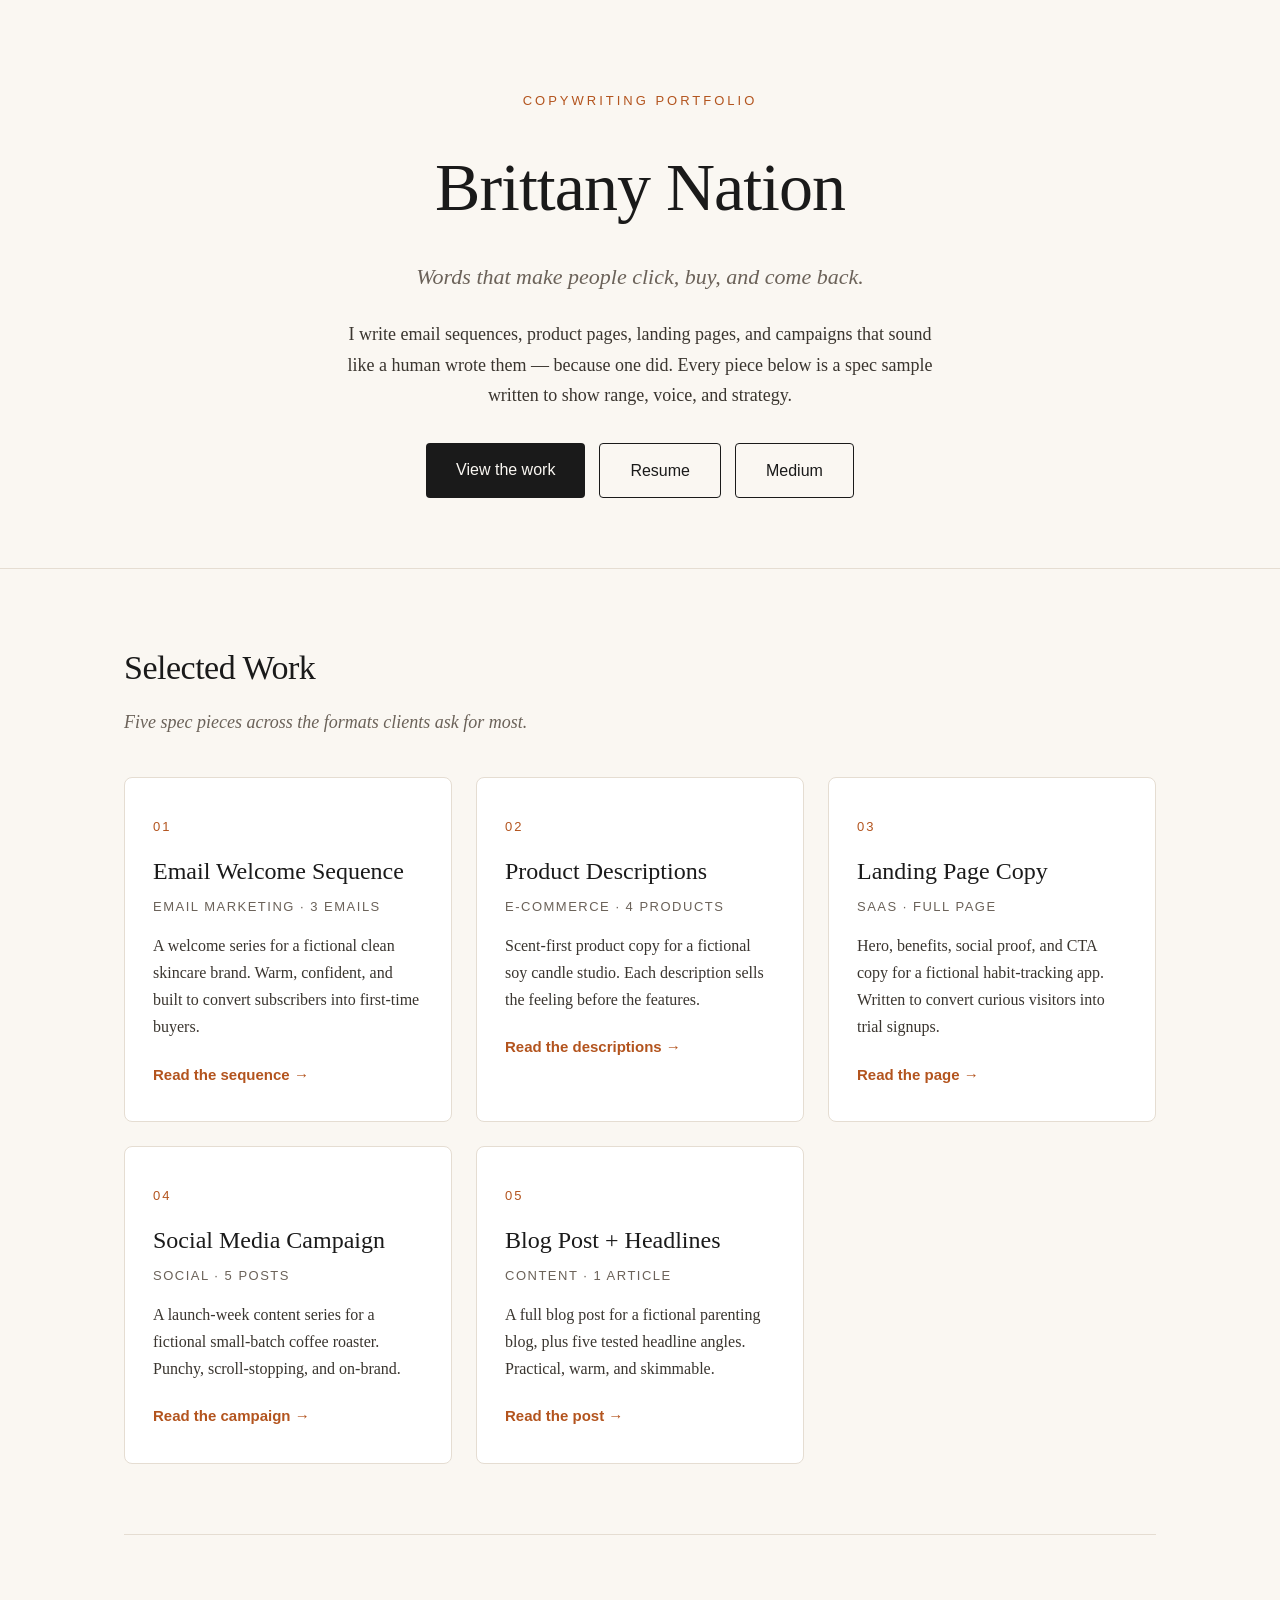
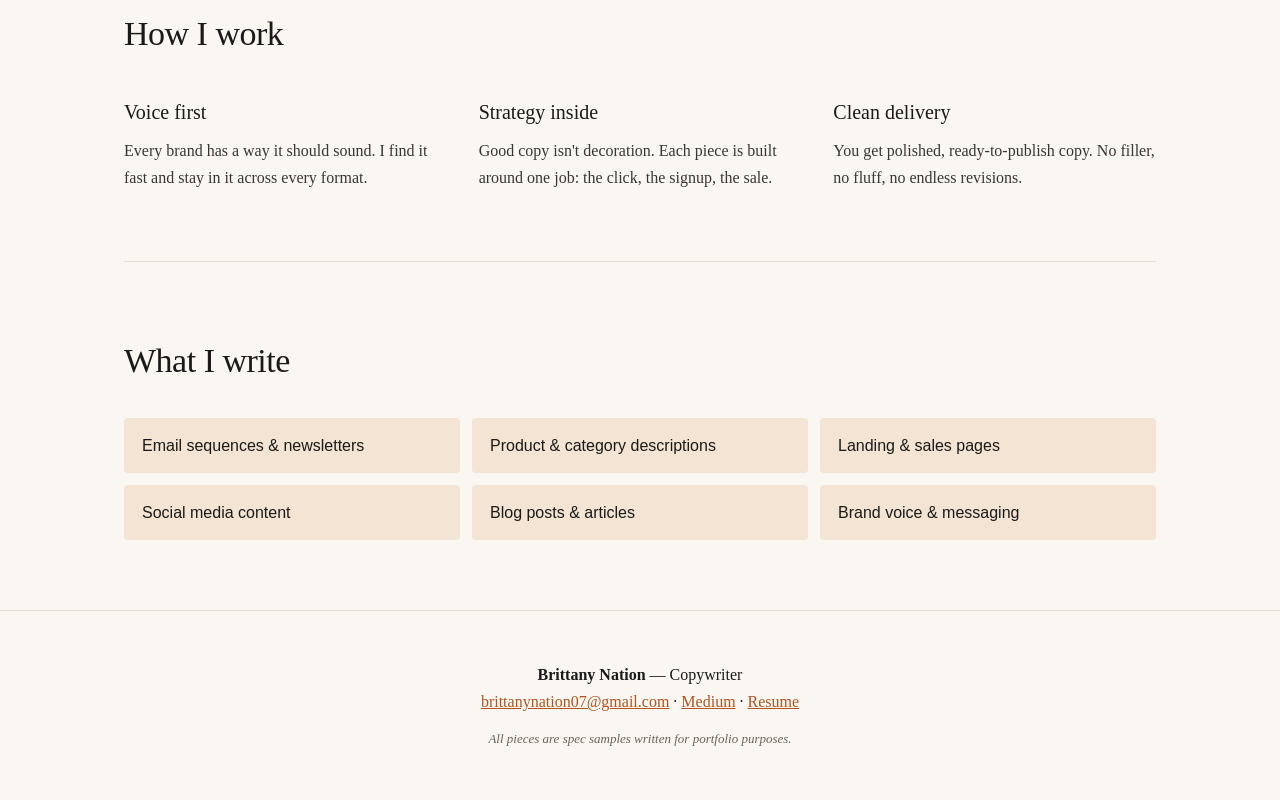
<file: index.html>
<!DOCTYPE html>
<html lang="en">
<head>
<meta charset="UTF-8">
<meta name="viewport" content="width=device-width, initial-scale=1.0">
<title>Brittany Nation — Copywriter</title>
<meta name="description" content="Copywriting portfolio of Brittany Nation. Email sequences, product descriptions, landing pages, social campaigns, and blog content.">
<link rel="stylesheet" href="styles.css">
</head>
<body>

<header class="hero">
  <div class="hero-inner">
    <p class="kicker">Copywriting Portfolio</p>
    <h1>Brittany Nation</h1>
    <p class="tagline">Words that make people click, buy, and come back.</p>
    <p class="intro">I write email sequences, product pages, landing pages, and campaigns that sound like a human wrote them — because one did. Every piece below is a spec sample written to show range, voice, and strategy.</p>
    <div class="hero-cta">
      <a href="#work" class="btn">View the work</a>
      <a href="resume.pdf" target="_blank" rel="noopener" class="btn btn-ghost">Resume</a>
      <a href="https://medium.com/@brittanyd.nation.bn" target="_blank" rel="noopener" class="btn btn-ghost">Medium</a>
    </div>
  </div>
</header>

<main>
<section id="work" class="pieces">
  <h2>Selected Work</h2>
  <p class="section-sub">Five spec pieces across the formats clients ask for most.</p>

  <div class="grid">

    <a href="pieces/email-sequence.html" class="card">
      <span class="card-num">01</span>
      <h3>Email Welcome Sequence</h3>
      <p class="card-type">Email Marketing · 3 emails</p>
      <p>A welcome series for a fictional clean skincare brand. Warm, confident, and built to convert subscribers into first-time buyers.</p>
      <span class="card-link">Read the sequence →</span>
    </a>

    <a href="pieces/product-descriptions.html" class="card">
      <span class="card-num">02</span>
      <h3>Product Descriptions</h3>
      <p class="card-type">E-commerce · 4 products</p>
      <p>Scent-first product copy for a fictional soy candle studio. Each description sells the feeling before the features.</p>
      <span class="card-link">Read the descriptions →</span>
    </a>

    <a href="pieces/landing-page.html" class="card">
      <span class="card-num">03</span>
      <h3>Landing Page Copy</h3>
      <p class="card-type">SaaS · Full page</p>
      <p>Hero, benefits, social proof, and CTA copy for a fictional habit-tracking app. Written to convert curious visitors into trial signups.</p>
      <span class="card-link">Read the page →</span>
    </a>

    <a href="pieces/social-campaign.html" class="card">
      <span class="card-num">04</span>
      <h3>Social Media Campaign</h3>
      <p class="card-type">Social · 5 posts</p>
      <p>A launch-week content series for a fictional small-batch coffee roaster. Punchy, scroll-stopping, and on-brand.</p>
      <span class="card-link">Read the campaign →</span>
    </a>

    <a href="pieces/blog-post.html" class="card">
      <span class="card-num">05</span>
      <h3>Blog Post + Headlines</h3>
      <p class="card-type">Content · 1 article</p>
      <p>A full blog post for a fictional parenting blog, plus five tested headline angles. Practical, warm, and skimmable.</p>
      <span class="card-link">Read the post →</span>
    </a>

  </div>
</section>

<section class="about">
  <h2>How I work</h2>
  <div class="about-grid">
    <div>
      <h3>Voice first</h3>
      <p>Every brand has a way it should sound. I find it fast and stay in it across every format.</p>
    </div>
    <div>
      <h3>Strategy inside</h3>
      <p>Good copy isn't decoration. Each piece is built around one job: the click, the signup, the sale.</p>
    </div>
    <div>
      <h3>Clean delivery</h3>
      <p>You get polished, ready-to-publish copy. No filler, no fluff, no endless revisions.</p>
    </div>
  </div>
</section>

<section class="services">
  <h2>What I write</h2>
  <ul class="service-list">
    <li>Email sequences &amp; newsletters</li>
    <li>Product &amp; category descriptions</li>
    <li>Landing &amp; sales pages</li>
    <li>Social media content</li>
    <li>Blog posts &amp; articles</li>
    <li>Brand voice &amp; messaging</li>
  </ul>
</section>
</main>

<footer>
  <p><strong>Brittany Nation</strong> — Copywriter</p>
  <p><a href="mailto:brittanynation07@gmail.com">brittanynation07@gmail.com</a> · <a href="https://medium.com/@brittanyd.nation.bn" target="_blank" rel="noopener">Medium</a> · <a href="resume.pdf" target="_blank" rel="noopener">Resume</a></p>
  <p class="fine">All pieces are spec samples written for portfolio purposes.</p>
</footer>

</body>
</html>
</file>
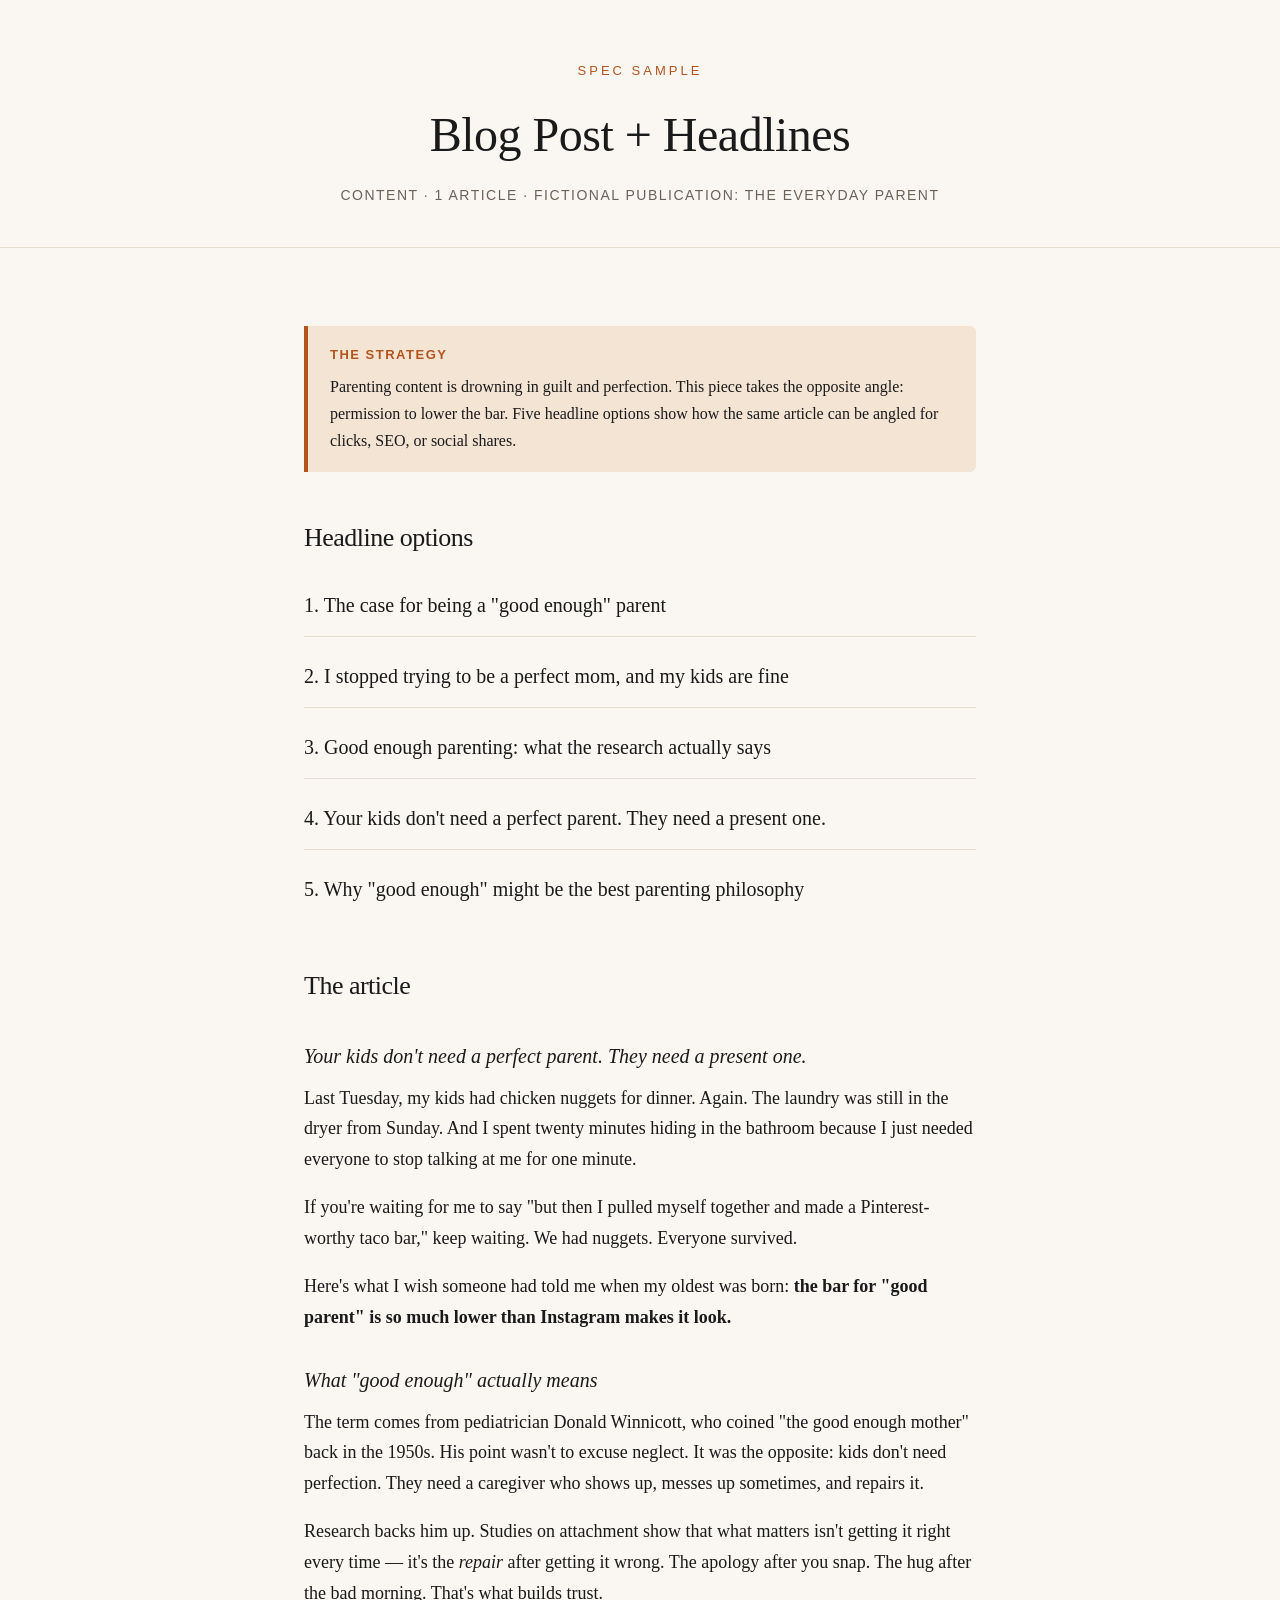
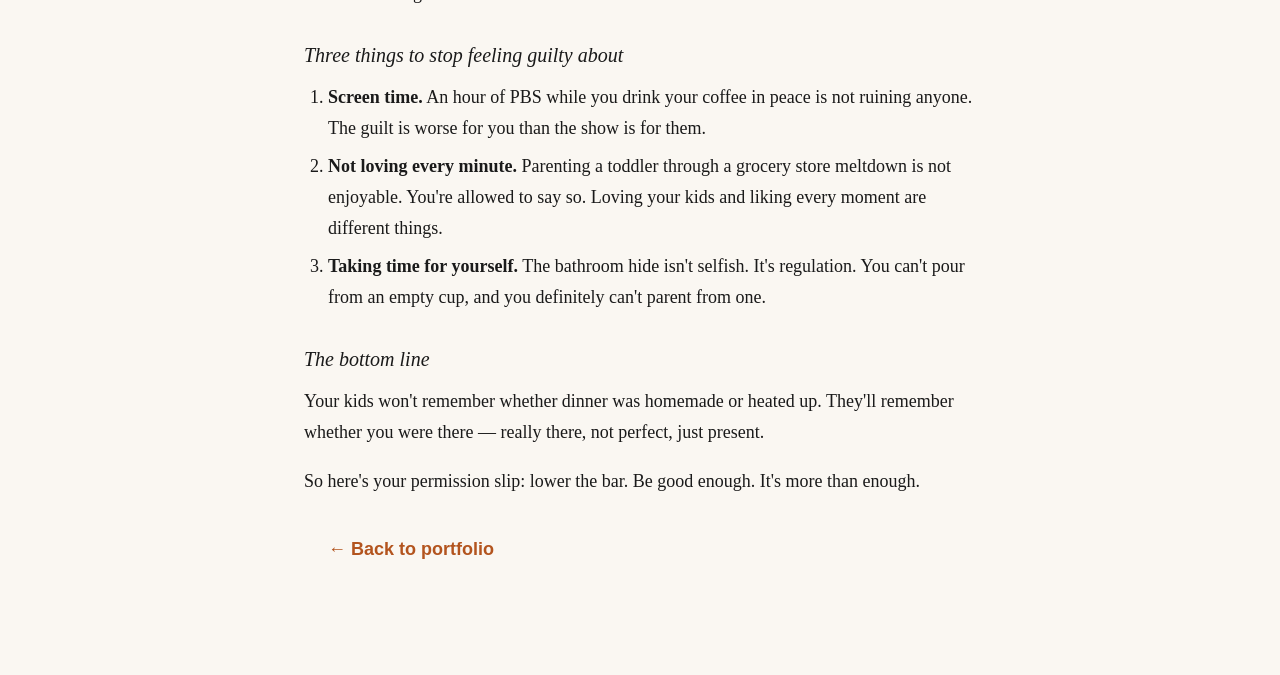
<file: pieces/blog-post.html>
<!DOCTYPE html>
<html lang="en">
<head>
<meta charset="UTF-8">
<meta name="viewport" content="width=device-width, initial-scale=1.0">
<title>Blog Post — Brittany Nation</title>
<link rel="stylesheet" href="../styles.css">
</head>
<body>

<header class="piece-hero">
  <p class="kicker">Spec Sample</p>
  <h1>Blog Post + Headlines</h1>
  <p class="piece-meta">Content · 1 article · Fictional publication: The Everyday Parent</p>
</header>

<div class="piece-body">
  <div class="strategy-note">
    <strong>The strategy</strong>
    Parenting content is drowning in guilt and perfection. This piece takes the opposite angle: permission to lower the bar. Five headline options show how the same article can be angled for clicks, SEO, or social shares.
  </div>

  <h2>Headline options</h2>
  <ul class="headline-list">
    <li>1. The case for being a "good enough" parent</li>
    <li>2. I stopped trying to be a perfect mom, and my kids are fine</li>
    <li>3. Good enough parenting: what the research actually says</li>
    <li>4. Your kids don't need a perfect parent. They need a present one.</li>
    <li>5. Why "good enough" might be the best parenting philosophy</li>
  </ul>

  <h2>The article</h2>

  <h3>Your kids don't need a perfect parent. They need a present one.</h3>

  <p>Last Tuesday, my kids had chicken nuggets for dinner. Again. The laundry was still in the dryer from Sunday. And I spent twenty minutes hiding in the bathroom because I just needed everyone to stop talking at me for one minute.</p>

  <p>If you're waiting for me to say "but then I pulled myself together and made a Pinterest-worthy taco bar," keep waiting. We had nuggets. Everyone survived.</p>

  <p>Here's what I wish someone had told me when my oldest was born: <strong>the bar for "good parent" is so much lower than Instagram makes it look.</strong></p>

  <h3>What "good enough" actually means</h3>

  <p>The term comes from pediatrician Donald Winnicott, who coined "the good enough mother" back in the 1950s. His point wasn't to excuse neglect. It was the opposite: kids don't need perfection. They need a caregiver who shows up, messes up sometimes, and repairs it.</p>

  <p>Research backs him up. Studies on attachment show that what matters isn't getting it right every time — it's the <em>repair</em> after getting it wrong. The apology after you snap. The hug after the bad morning. That's what builds trust.</p>

  <h3>Three things to stop feeling guilty about</h3>

  <ol>
    <li><strong>Screen time.</strong> An hour of PBS while you drink your coffee in peace is not ruining anyone. The guilt is worse for you than the show is for them.</li>
    <li><strong>Not loving every minute.</strong> Parenting a toddler through a grocery store meltdown is not enjoyable. You're allowed to say so. Loving your kids and liking every moment are different things.</li>
    <li><strong>Taking time for yourself.</strong> The bathroom hide isn't selfish. It's regulation. You can't pour from an empty cup, and you definitely can't parent from one.</li>
  </ol>

  <h3>The bottom line</h3>

  <p>Your kids won't remember whether dinner was homemade or heated up. They'll remember whether you were there — really there, not perfect, just present.</p>

  <p>So here's your permission slip: lower the bar. Be good enough. It's more than enough.</p>

  <a href="../index.html" class="back-link">← Back to portfolio</a>
</div>

</body>
</html>
</file>
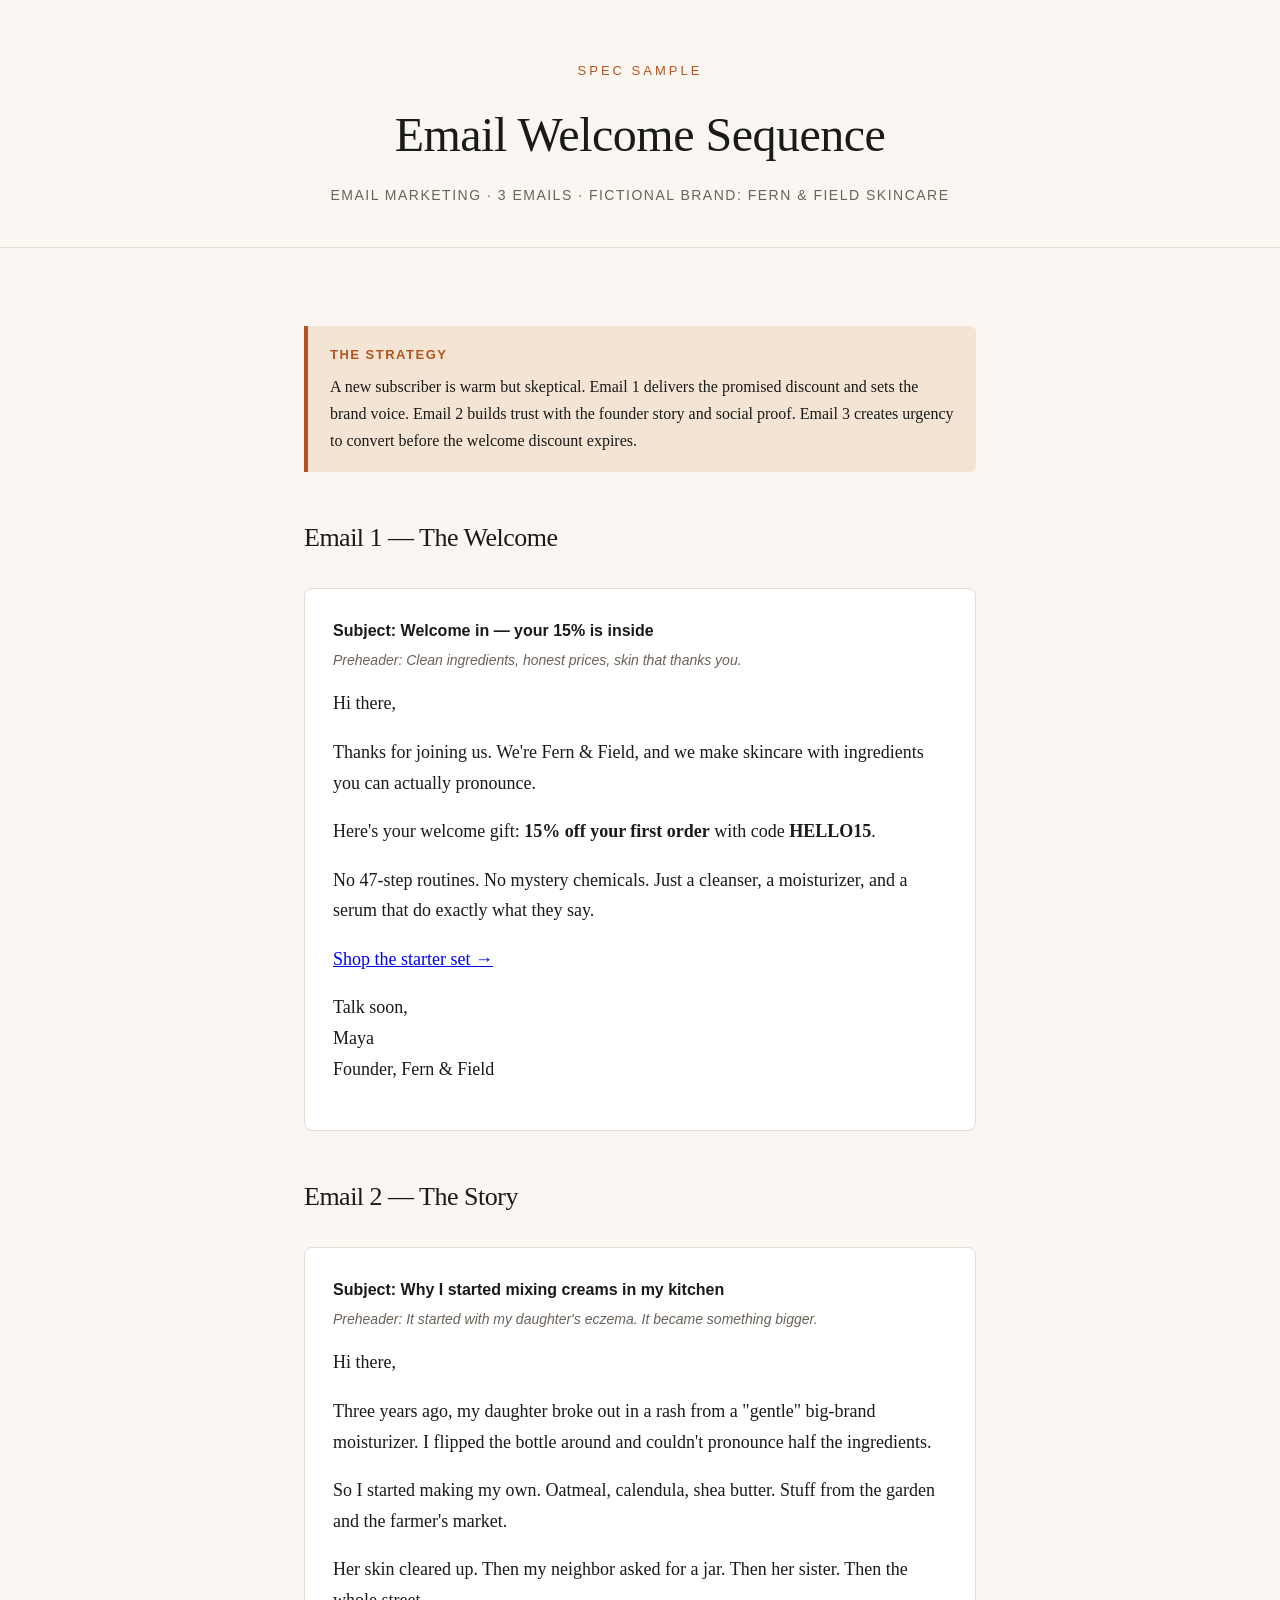
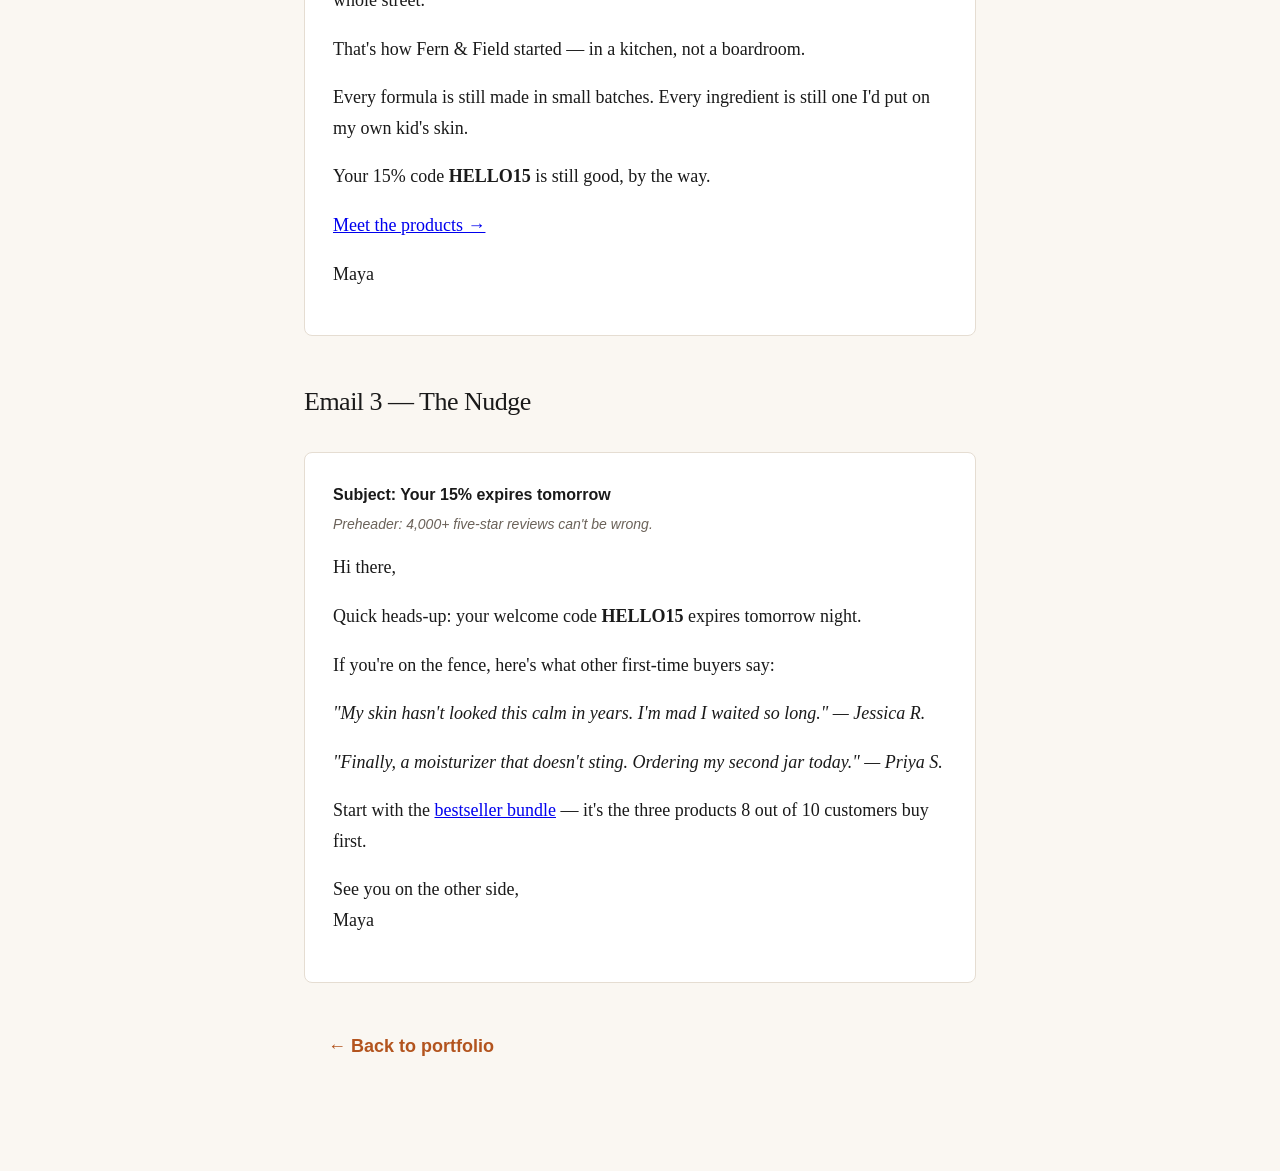
<file: pieces/email-sequence.html>
<!DOCTYPE html>
<html lang="en">
<head>
<meta charset="UTF-8">
<meta name="viewport" content="width=device-width, initial-scale=1.0">
<title>Email Welcome Sequence — Brittany Nation</title>
<link rel="stylesheet" href="../styles.css">
</head>
<body>

<header class="piece-hero">
  <p class="kicker">Spec Sample</p>
  <h1>Email Welcome Sequence</h1>
  <p class="piece-meta">Email Marketing · 3 emails · Fictional brand: Fern &amp; Field Skincare</p>
</header>

<div class="piece-body">
  <div class="strategy-note">
    <strong>The strategy</strong>
    A new subscriber is warm but skeptical. Email 1 delivers the promised discount and sets the brand voice. Email 2 builds trust with the founder story and social proof. Email 3 creates urgency to convert before the welcome discount expires.
  </div>

  <h2>Email 1 — The Welcome</h2>
  <div class="email-block">
    <p class="email-subject">Subject: Welcome in — your 15% is inside</p>
    <p class="email-preheader">Preheader: Clean ingredients, honest prices, skin that thanks you.</p>
    <p>Hi there,</p>
    <p>Thanks for joining us. We're Fern &amp; Field, and we make skincare with ingredients you can actually pronounce.</p>
    <p>Here's your welcome gift: <strong>15% off your first order</strong> with code <strong>HELLO15</strong>.</p>
    <p>No 47-step routines. No mystery chemicals. Just a cleanser, a moisturizer, and a serum that do exactly what they say.</p>
    <p><a href="#">Shop the starter set →</a></p>
    <p>Talk soon,<br>Maya<br>Founder, Fern &amp; Field</p>
  </div>

  <h2>Email 2 — The Story</h2>
  <div class="email-block">
    <p class="email-subject">Subject: Why I started mixing creams in my kitchen</p>
    <p class="email-preheader">Preheader: It started with my daughter's eczema. It became something bigger.</p>
    <p>Hi there,</p>
    <p>Three years ago, my daughter broke out in a rash from a "gentle" big-brand moisturizer. I flipped the bottle around and couldn't pronounce half the ingredients.</p>
    <p>So I started making my own. Oatmeal, calendula, shea butter. Stuff from the garden and the farmer's market.</p>
    <p>Her skin cleared up. Then my neighbor asked for a jar. Then her sister. Then the whole street.</p>
    <p>That's how Fern &amp; Field started — in a kitchen, not a boardroom.</p>
    <p>Every formula is still made in small batches. Every ingredient is still one I'd put on my own kid's skin.</p>
    <p>Your 15% code <strong>HELLO15</strong> is still good, by the way.</p>
    <p><a href="#">Meet the products →</a></p>
    <p>Maya</p>
  </div>

  <h2>Email 3 — The Nudge</h2>
  <div class="email-block">
    <p class="email-subject">Subject: Your 15% expires tomorrow</p>
    <p class="email-preheader">Preheader: 4,000+ five-star reviews can't be wrong.</p>
    <p>Hi there,</p>
    <p>Quick heads-up: your welcome code <strong>HELLO15</strong> expires tomorrow night.</p>
    <p>If you're on the fence, here's what other first-time buyers say:</p>
    <p><em>"My skin hasn't looked this calm in years. I'm mad I waited so long." — Jessica R.</em></p>
    <p><em>"Finally, a moisturizer that doesn't sting. Ordering my second jar today." — Priya S.</em></p>
    <p>Start with the <a href="#">bestseller bundle</a> — it's the three products 8 out of 10 customers buy first.</p>
    <p>See you on the other side,<br>Maya</p>
  </div>

  <a href="../index.html" class="back-link">← Back to portfolio</a>
</div>

</body>
</html>
</file>
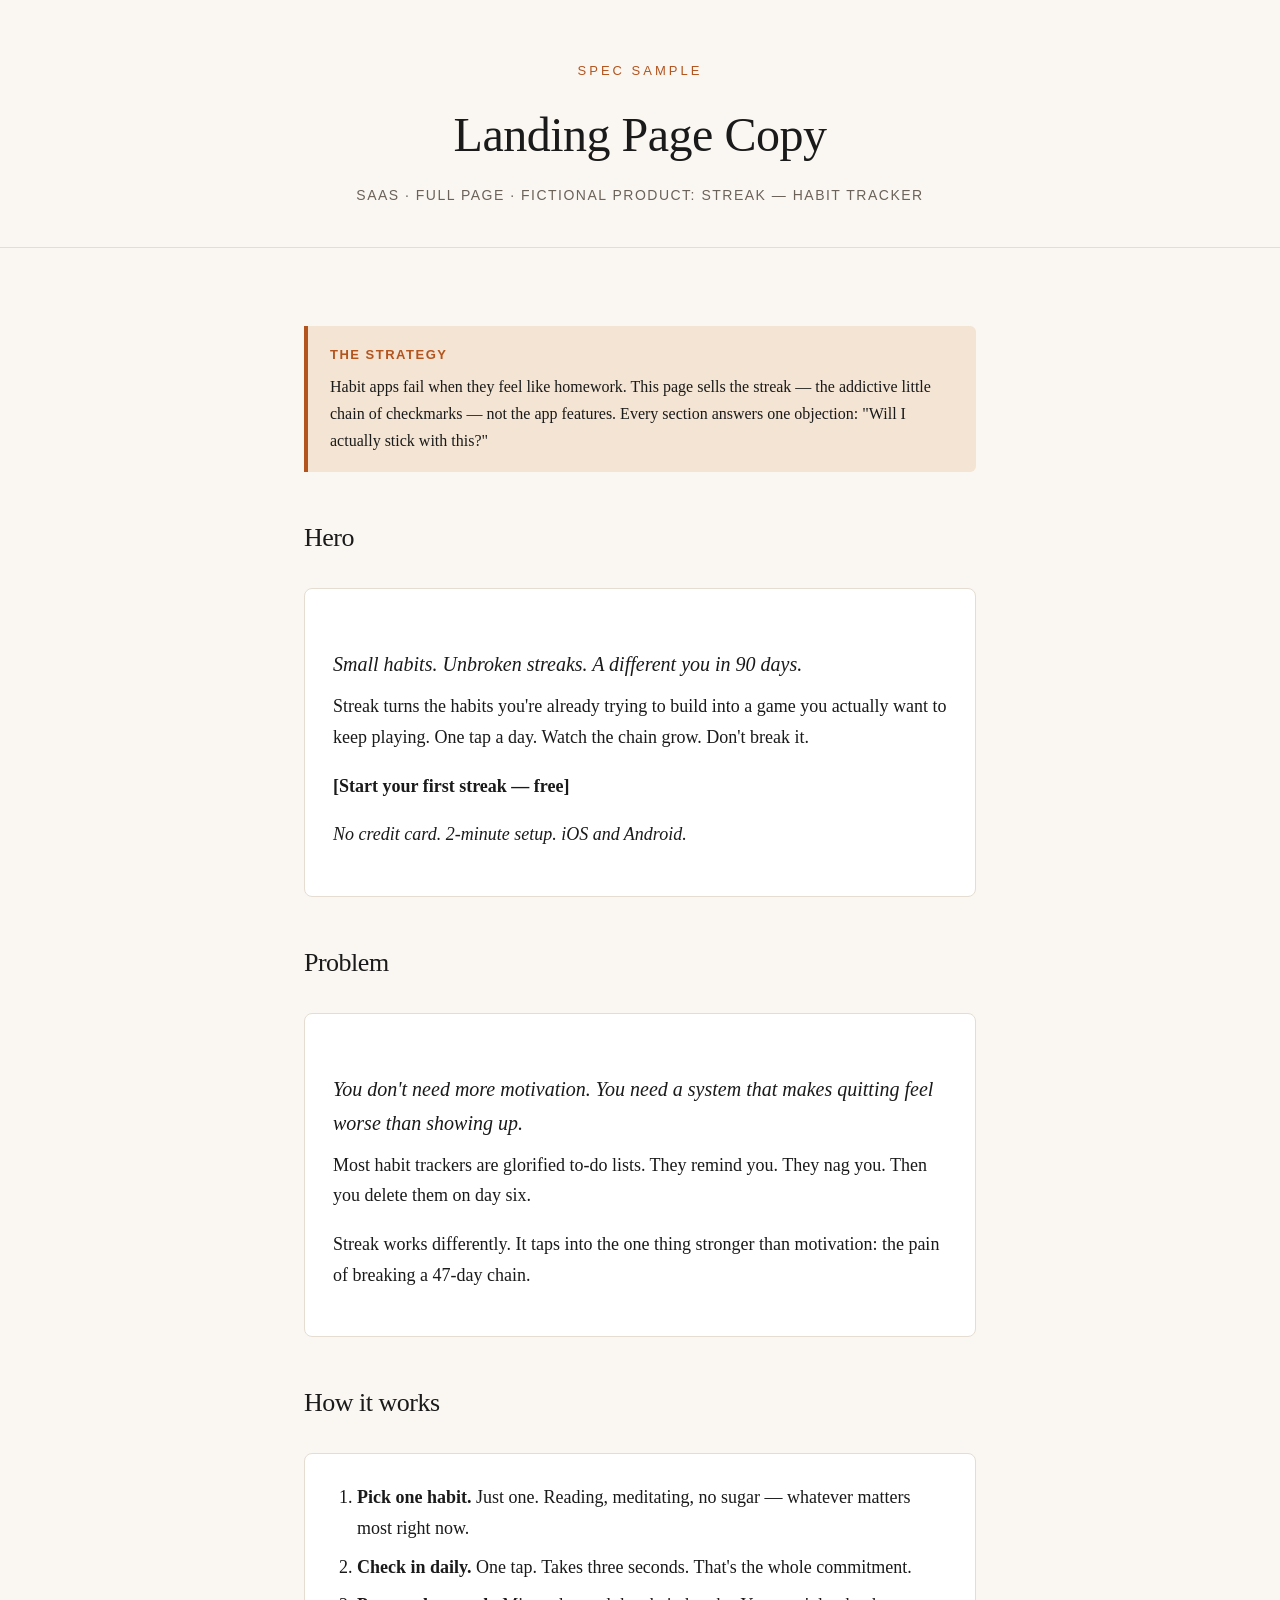
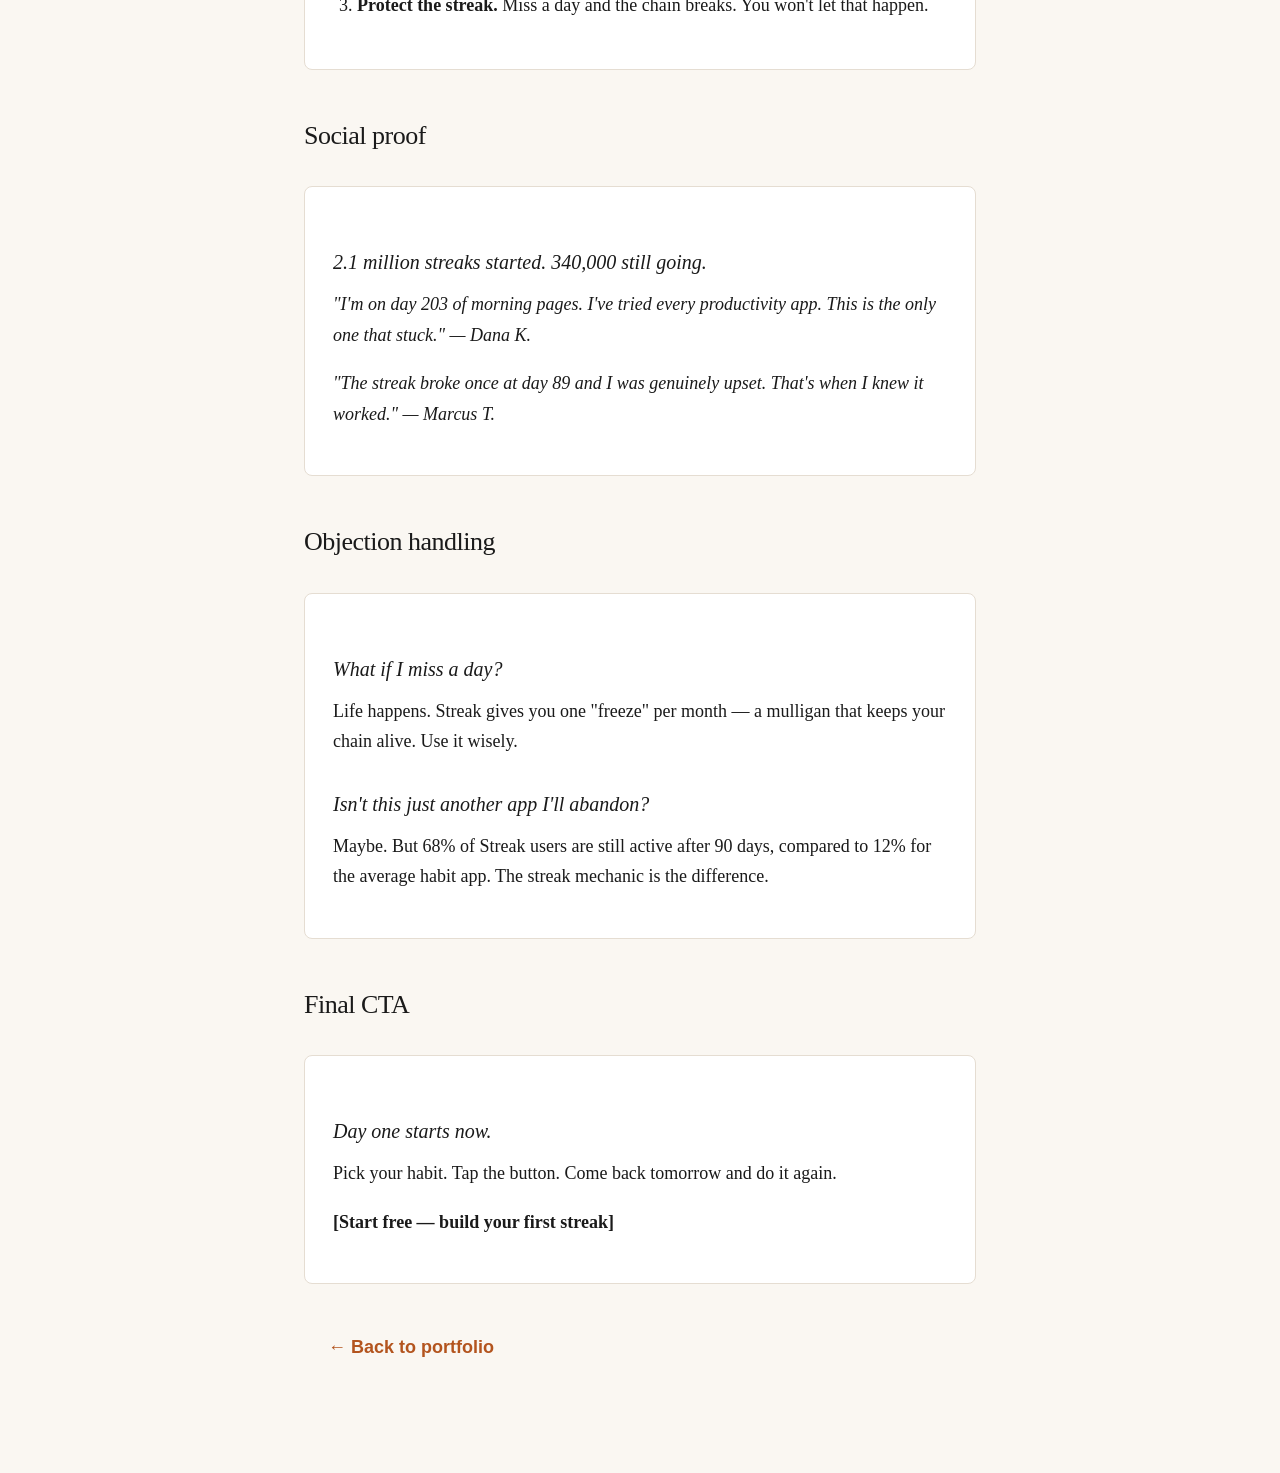
<file: pieces/landing-page.html>
<!DOCTYPE html>
<html lang="en">
<head>
<meta charset="UTF-8">
<meta name="viewport" content="width=device-width, initial-scale=1.0">
<title>Landing Page Copy — Brittany Nation</title>
<link rel="stylesheet" href="../styles.css">
</head>
<body>

<header class="piece-hero">
  <p class="kicker">Spec Sample</p>
  <h1>Landing Page Copy</h1>
  <p class="piece-meta">SaaS · Full page · Fictional product: Streak — Habit Tracker</p>
</header>

<div class="piece-body">
  <div class="strategy-note">
    <strong>The strategy</strong>
    Habit apps fail when they feel like homework. This page sells the streak — the addictive little chain of checkmarks — not the app features. Every section answers one objection: "Will I actually stick with this?"
  </div>

  <h2>Hero</h2>
  <div class="sample-block">
    <h3>Small habits. Unbroken streaks. A different you in 90 days.</h3>
    <p>Streak turns the habits you're already trying to build into a game you actually want to keep playing. One tap a day. Watch the chain grow. Don't break it.</p>
    <p><strong>[Start your first streak — free]</strong></p>
    <p><em>No credit card. 2-minute setup. iOS and Android.</em></p>
  </div>

  <h2>Problem</h2>
  <div class="sample-block">
    <h3>You don't need more motivation. You need a system that makes quitting feel worse than showing up.</h3>
    <p>Most habit trackers are glorified to-do lists. They remind you. They nag you. Then you delete them on day six.</p>
    <p>Streak works differently. It taps into the one thing stronger than motivation: the pain of breaking a 47-day chain.</p>
  </div>

  <h2>How it works</h2>
  <div class="sample-block">
    <ol>
      <li><strong>Pick one habit.</strong> Just one. Reading, meditating, no sugar — whatever matters most right now.</li>
      <li><strong>Check in daily.</strong> One tap. Takes three seconds. That's the whole commitment.</li>
      <li><strong>Protect the streak.</strong> Miss a day and the chain breaks. You won't let that happen.</li>
    </ol>
  </div>

  <h2>Social proof</h2>
  <div class="sample-block">
    <h3>2.1 million streaks started. 340,000 still going.</h3>
    <p><em>"I'm on day 203 of morning pages. I've tried every productivity app. This is the only one that stuck." — Dana K.</em></p>
    <p><em>"The streak broke once at day 89 and I was genuinely upset. That's when I knew it worked." — Marcus T.</em></p>
  </div>

  <h2>Objection handling</h2>
  <div class="sample-block">
    <h3>What if I miss a day?</h3>
    <p>Life happens. Streak gives you one "freeze" per month — a mulligan that keeps your chain alive. Use it wisely.</p>
    <h3>Isn't this just another app I'll abandon?</h3>
    <p>Maybe. But 68% of Streak users are still active after 90 days, compared to 12% for the average habit app. The streak mechanic is the difference.</p>
  </div>

  <h2>Final CTA</h2>
  <div class="sample-block">
    <h3>Day one starts now.</h3>
    <p>Pick your habit. Tap the button. Come back tomorrow and do it again.</p>
    <p><strong>[Start free — build your first streak]</strong></p>
  </div>

  <a href="../index.html" class="back-link">← Back to portfolio</a>
</div>

</body>
</html>
</file>
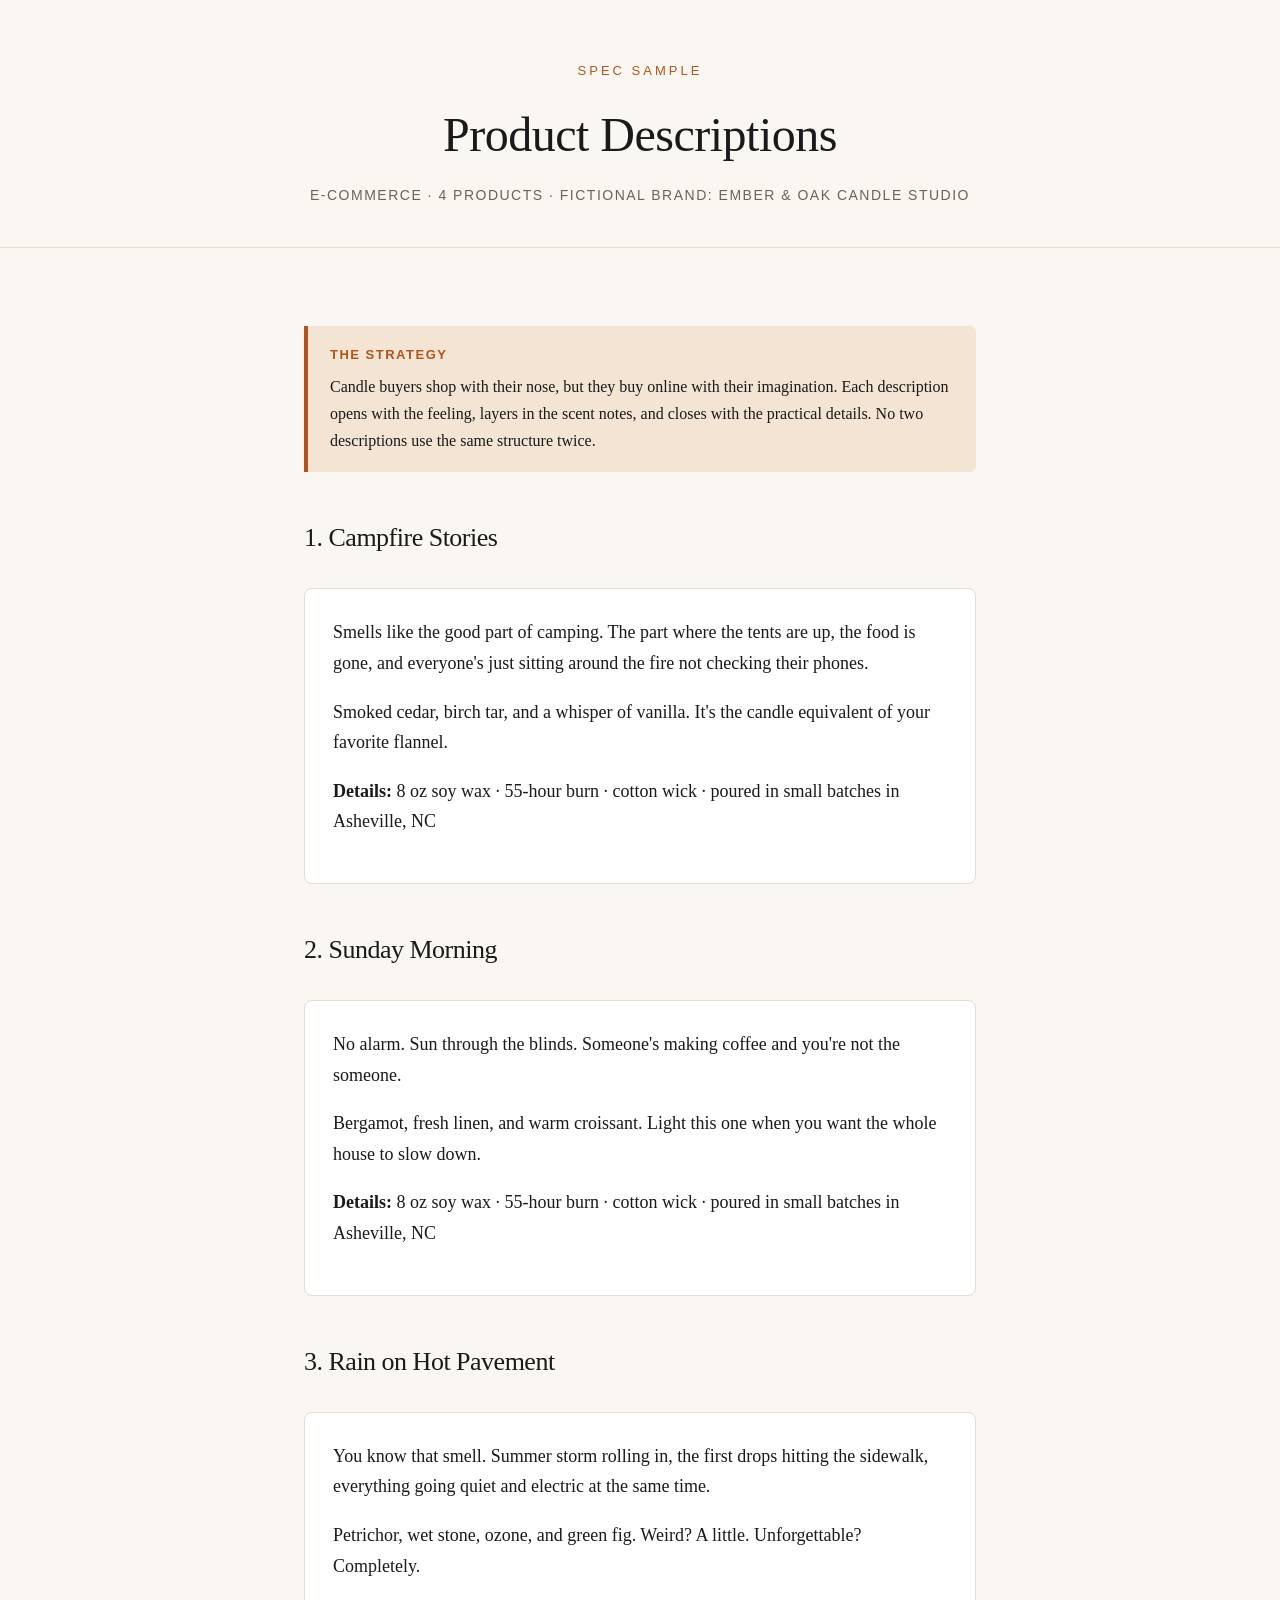
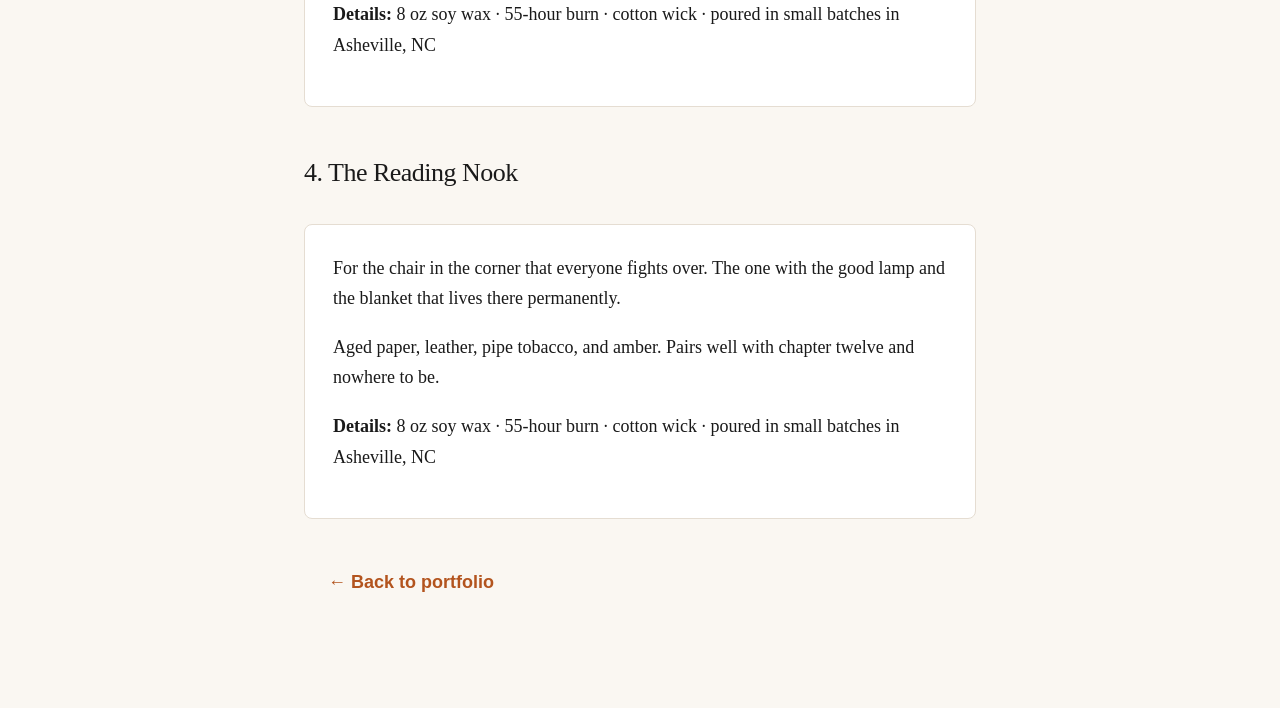
<file: pieces/product-descriptions.html>
<!DOCTYPE html>
<html lang="en">
<head>
<meta charset="UTF-8">
<meta name="viewport" content="width=device-width, initial-scale=1.0">
<title>Product Descriptions — Brittany Nation</title>
<link rel="stylesheet" href="../styles.css">
</head>
<body>

<header class="piece-hero">
  <p class="kicker">Spec Sample</p>
  <h1>Product Descriptions</h1>
  <p class="piece-meta">E-commerce · 4 products · Fictional brand: Ember &amp; Oak Candle Studio</p>
</header>

<div class="piece-body">
  <div class="strategy-note">
    <strong>The strategy</strong>
    Candle buyers shop with their nose, but they buy online with their imagination. Each description opens with the feeling, layers in the scent notes, and closes with the practical details. No two descriptions use the same structure twice.
  </div>

  <h2>1. Campfire Stories</h2>
  <div class="sample-block">
    <p>Smells like the good part of camping. The part where the tents are up, the food is gone, and everyone's just sitting around the fire not checking their phones.</p>
    <p>Smoked cedar, birch tar, and a whisper of vanilla. It's the candle equivalent of your favorite flannel.</p>
    <p><strong>Details:</strong> 8 oz soy wax · 55-hour burn · cotton wick · poured in small batches in Asheville, NC</p>
  </div>

  <h2>2. Sunday Morning</h2>
  <div class="sample-block">
    <p>No alarm. Sun through the blinds. Someone's making coffee and you're not the someone.</p>
    <p>Bergamot, fresh linen, and warm croissant. Light this one when you want the whole house to slow down.</p>
    <p><strong>Details:</strong> 8 oz soy wax · 55-hour burn · cotton wick · poured in small batches in Asheville, NC</p>
  </div>

  <h2>3. Rain on Hot Pavement</h2>
  <div class="sample-block">
    <p>You know that smell. Summer storm rolling in, the first drops hitting the sidewalk, everything going quiet and electric at the same time.</p>
    <p>Petrichor, wet stone, ozone, and green fig. Weird? A little. Unforgettable? Completely.</p>
    <p><strong>Details:</strong> 8 oz soy wax · 55-hour burn · cotton wick · poured in small batches in Asheville, NC</p>
  </div>

  <h2>4. The Reading Nook</h2>
  <div class="sample-block">
    <p>For the chair in the corner that everyone fights over. The one with the good lamp and the blanket that lives there permanently.</p>
    <p>Aged paper, leather, pipe tobacco, and amber. Pairs well with chapter twelve and nowhere to be.</p>
    <p><strong>Details:</strong> 8 oz soy wax · 55-hour burn · cotton wick · poured in small batches in Asheville, NC</p>
  </div>

  <a href="../index.html" class="back-link">← Back to portfolio</a>
</div>

</body>
</html>
</file>
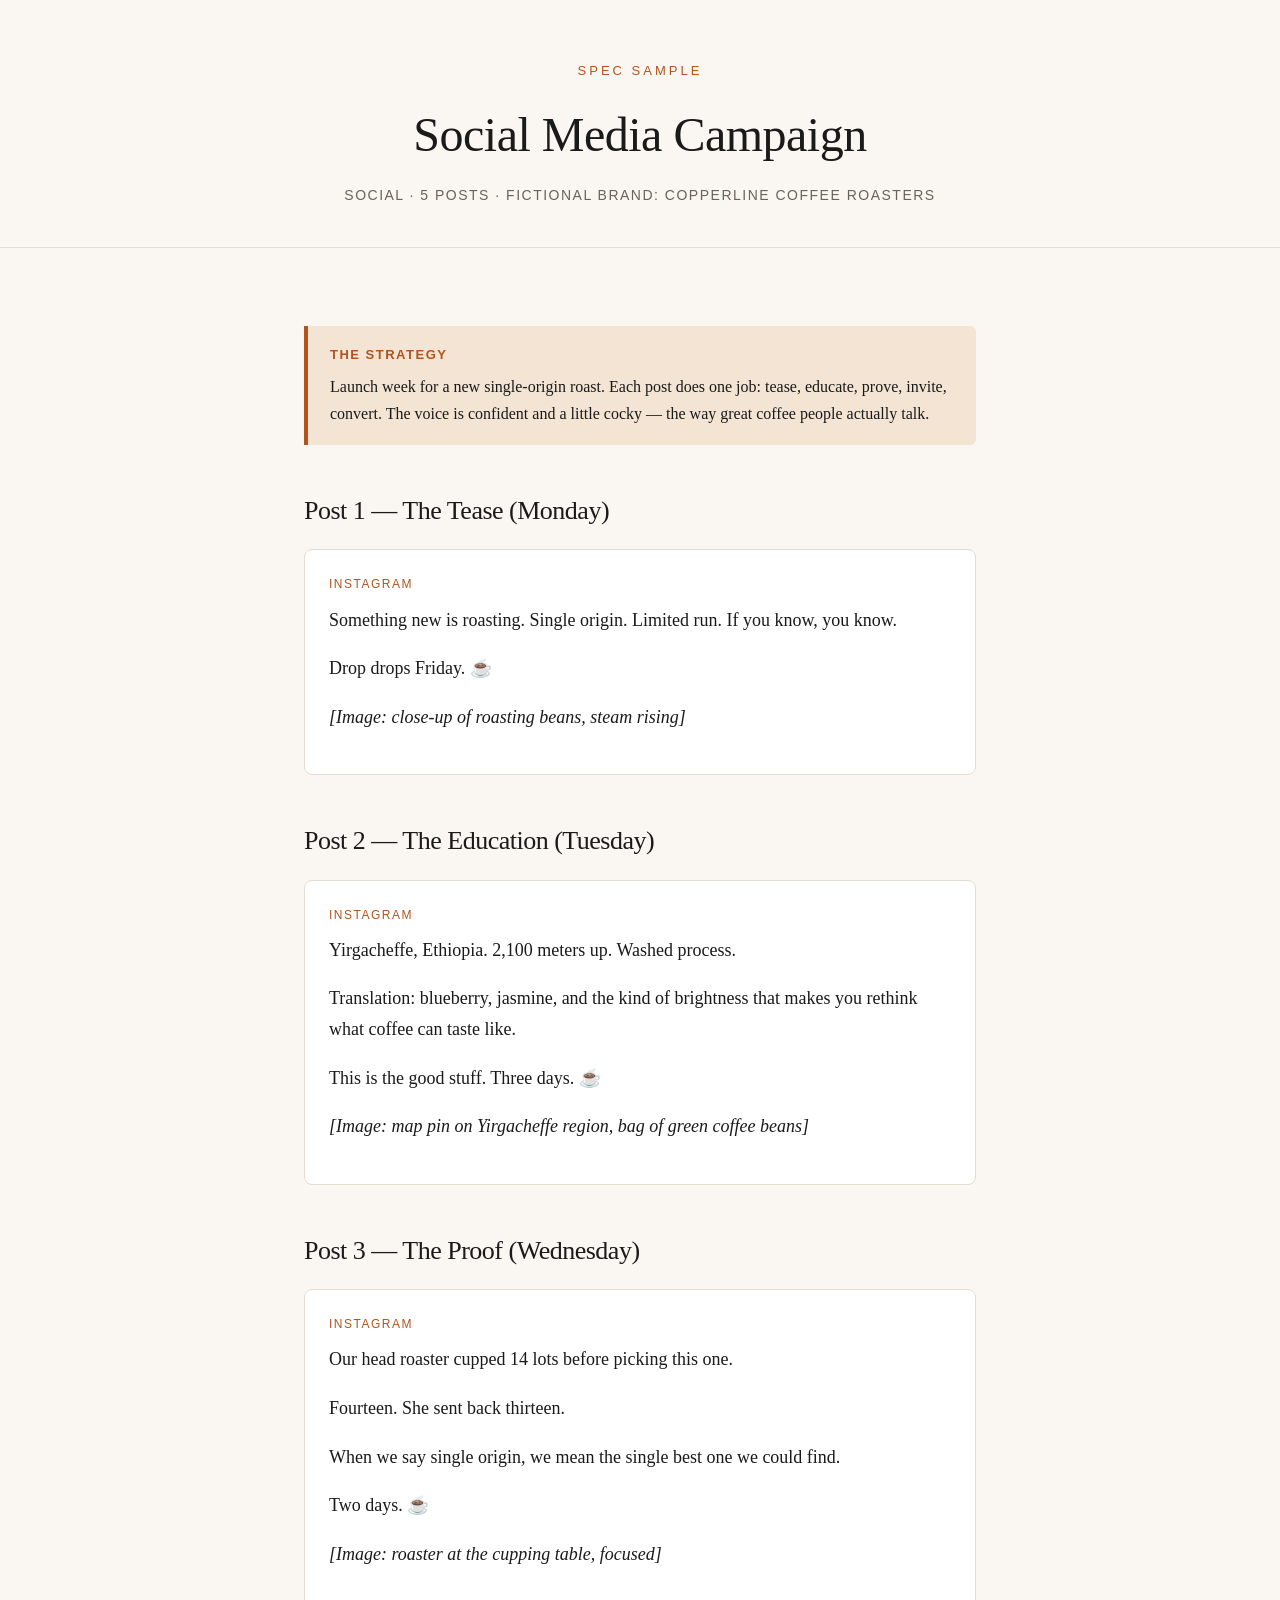
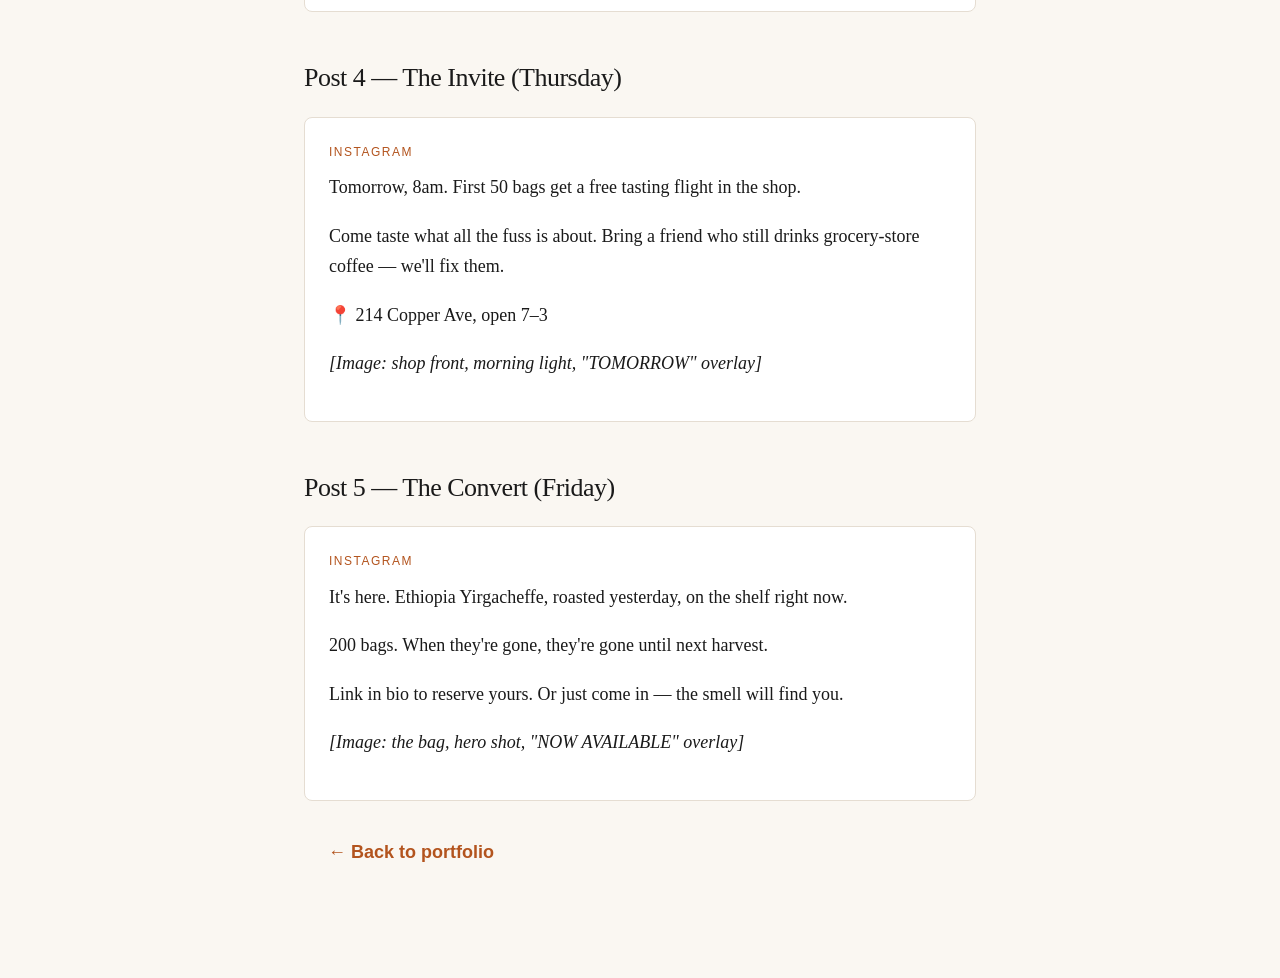
<file: pieces/social-campaign.html>
<!DOCTYPE html>
<html lang="en">
<head>
<meta charset="UTF-8">
<meta name="viewport" content="width=device-width, initial-scale=1.0">
<title>Social Media Campaign — Brittany Nation</title>
<link rel="stylesheet" href="../styles.css">
</head>
<body>

<header class="piece-hero">
  <p class="kicker">Spec Sample</p>
  <h1>Social Media Campaign</h1>
  <p class="piece-meta">Social · 5 posts · Fictional brand: Copperline Coffee Roasters</p>
</header>

<div class="piece-body">
  <div class="strategy-note">
    <strong>The strategy</strong>
    Launch week for a new single-origin roast. Each post does one job: tease, educate, prove, invite, convert. The voice is confident and a little cocky — the way great coffee people actually talk.
  </div>

  <h2>Post 1 — The Tease (Monday)</h2>
  <div class="post-card">
    <p class="platform">Instagram</p>
    <p>Something new is roasting. Single origin. Limited run. If you know, you know.</p>
    <p>Drop drops Friday. ☕</p>
    <p><em>[Image: close-up of roasting beans, steam rising]</em></p>
  </div>

  <h2>Post 2 — The Education (Tuesday)</h2>
  <div class="post-card">
    <p class="platform">Instagram</p>
    <p>Yirgacheffe, Ethiopia. 2,100 meters up. Washed process.</p>
    <p>Translation: blueberry, jasmine, and the kind of brightness that makes you rethink what coffee can taste like.</p>
    <p>This is the good stuff. Three days. ☕</p>
    <p><em>[Image: map pin on Yirgacheffe region, bag of green coffee beans]</em></p>
  </div>

  <h2>Post 3 — The Proof (Wednesday)</h2>
  <div class="post-card">
    <p class="platform">Instagram</p>
    <p>Our head roaster cupped 14 lots before picking this one.</p>
    <p>Fourteen. She sent back thirteen.</p>
    <p>When we say single origin, we mean the single best one we could find.</p>
    <p>Two days. ☕</p>
    <p><em>[Image: roaster at the cupping table, focused]</em></p>
  </div>

  <h2>Post 4 — The Invite (Thursday)</h2>
  <div class="post-card">
    <p class="platform">Instagram</p>
    <p>Tomorrow, 8am. First 50 bags get a free tasting flight in the shop.</p>
    <p>Come taste what all the fuss is about. Bring a friend who still drinks grocery-store coffee — we'll fix them.</p>
    <p>📍 214 Copper Ave, open 7–3</p>
    <p><em>[Image: shop front, morning light, "TOMORROW" overlay]</em></p>
  </div>

  <h2>Post 5 — The Convert (Friday)</h2>
  <div class="post-card">
    <p class="platform">Instagram</p>
    <p>It's here. Ethiopia Yirgacheffe, roasted yesterday, on the shelf right now.</p>
    <p>200 bags. When they're gone, they're gone until next harvest.</p>
    <p>Link in bio to reserve yours. Or just come in — the smell will find you.</p>
    <p><em>[Image: the bag, hero shot, "NOW AVAILABLE" overlay]</em></p>
  </div>

  <a href="../index.html" class="back-link">← Back to portfolio</a>
</div>

</body>
</html>
</file>
<file: styles.css>
:root {
  --cream: #faf7f2;
  --ink: #1a1a1a;
  --muted: #6b6259;
  --accent: #b3541e;
  --accent-soft: #f3e4d3;
  --line: #e5ddd2;
  --card: #ffffff;
}

* { margin: 0; padding: 0; box-sizing: border-box; }

body {
  font-family: Georgia, 'Times New Roman', serif;
  background: var(--cream);
  color: var(--ink);
  line-height: 1.7;
  font-size: 18px;
}

/* Hero */
.hero {
  padding: 90px 24px 70px;
  text-align: center;
  border-bottom: 1px solid var(--line);
}
.hero-inner { max-width: 720px; margin: 0 auto; }
.kicker {
  font-family: -apple-system, 'Segoe UI', sans-serif;
  text-transform: uppercase;
  letter-spacing: 3px;
  font-size: 13px;
  color: var(--accent);
  margin-bottom: 18px;
}
.hero h1 {
  font-size: clamp(42px, 7vw, 68px);
  font-weight: 400;
  letter-spacing: -1px;
  margin-bottom: 12px;
}
.tagline {
  font-size: 22px;
  font-style: italic;
  color: var(--muted);
  margin-bottom: 24px;
}
.intro { max-width: 600px; margin: 0 auto 32px; color: #3a352f; }
.hero-cta { display: flex; gap: 14px; justify-content: center; flex-wrap: wrap; }
.btn {
  font-family: -apple-system, 'Segoe UI', sans-serif;
  display: inline-block;
  background: var(--ink);
  color: var(--cream);
  padding: 13px 30px;
  text-decoration: none;
  border-radius: 4px;
  font-size: 16px;
  transition: background .2s;
}
.btn:hover { background: var(--accent); }
.btn-ghost {
  background: transparent;
  color: var(--ink);
  border: 1px solid var(--ink);
}
.btn-ghost:hover { background: var(--ink); color: var(--cream); }

/* Sections */
main { max-width: 1080px; margin: 0 auto; padding: 0 24px; }
section { padding: 70px 0; }
h2 {
  font-size: 34px;
  font-weight: 400;
  margin-bottom: 10px;
  letter-spacing: -0.5px;
}
.section-sub { color: var(--muted); margin-bottom: 40px; font-style: italic; }

/* Cards */
.grid {
  display: grid;
  grid-template-columns: repeat(auto-fill, minmax(300px, 1fr));
  gap: 24px;
}
.card {
  background: var(--card);
  border: 1px solid var(--line);
  border-radius: 8px;
  padding: 32px 28px;
  text-decoration: none;
  color: var(--ink);
  display: block;
  transition: transform .2s, box-shadow .2s;
}
.card:hover {
  transform: translateY(-4px);
  box-shadow: 0 12px 32px rgba(0,0,0,.08);
}
.card-num {
  font-family: -apple-system, 'Segoe UI', sans-serif;
  font-size: 13px;
  color: var(--accent);
  letter-spacing: 2px;
}
.card h3 { font-size: 24px; font-weight: 400; margin: 10px 0 4px; }
.card-type {
  font-family: -apple-system, 'Segoe UI', sans-serif;
  font-size: 13px;
  text-transform: uppercase;
  letter-spacing: 1.5px;
  color: var(--muted);
  margin-bottom: 14px;
}
.card p:not(.card-type):not(.card-link) { font-size: 16px; color: #3a352f; margin-bottom: 18px; }
.card-link {
  font-family: -apple-system, 'Segoe UI', sans-serif;
  font-size: 15px;
  color: var(--accent);
  font-weight: 600;
}

/* About */
.about { border-top: 1px solid var(--line); }
.about-grid {
  display: grid;
  grid-template-columns: repeat(auto-fill, minmax(280px, 1fr));
  gap: 32px;
  margin-top: 32px;
}
.about-grid h3 { font-size: 20px; font-weight: 400; margin-bottom: 8px; }
.about-grid p { font-size: 16px; color: #3a352f; }

/* Services */
.services { border-top: 1px solid var(--line); }
.service-list {
  list-style: none;
  display: grid;
  grid-template-columns: repeat(auto-fill, minmax(280px, 1fr));
  gap: 12px;
  margin-top: 28px;
}
.service-list li {
  font-family: -apple-system, 'Segoe UI', sans-serif;
  font-size: 16px;
  padding: 14px 18px;
  background: var(--accent-soft);
  border-radius: 4px;
}

/* Piece pages */
.piece-hero {
  padding: 60px 24px 40px;
  text-align: center;
  border-bottom: 1px solid var(--line);
}
.piece-hero .kicker { margin-bottom: 12px; }
.piece-hero h1 { font-size: clamp(32px, 5vw, 48px); font-weight: 400; letter-spacing: -0.5px; margin-bottom: 8px; }
.piece-meta {
  font-family: -apple-system, 'Segoe UI', sans-serif;
  font-size: 14px;
  color: var(--muted);
  text-transform: uppercase;
  letter-spacing: 1.5px;
}
.piece-body { max-width: 720px; margin: 0 auto; padding: 50px 24px; }
.piece-body h2 { font-size: 26px; margin: 44px 0 14px; }
.piece-body h3 { font-size: 20px; font-weight: 400; margin: 30px 0 10px; font-style: italic; }
.piece-body p { margin-bottom: 18px; }
.piece-body ul, .piece-body ol { margin: 0 0 20px 24px; }
.piece-body li { margin-bottom: 8px; }

.email-block, .sample-block {
  background: var(--card);
  border: 1px solid var(--line);
  border-radius: 8px;
  padding: 28px;
  margin: 28px 0;
}
.email-block .email-subject {
  font-family: -apple-system, 'Segoe UI', sans-serif;
  font-weight: 700;
  font-size: 16px;
  margin-bottom: 4px;
}
.email-block .email-preheader {
  font-family: -apple-system, 'Segoe UI', sans-serif;
  font-size: 14px;
  color: var(--muted);
  margin-bottom: 16px;
  font-style: italic;
}
.strategy-note {
  background: var(--accent-soft);
  border-left: 4px solid var(--accent);
  padding: 18px 22px;
  margin: 28px 0;
  font-size: 16px;
  border-radius: 0 6px 6px 0;
}
.strategy-note strong {
  font-family: -apple-system, 'Segoe UI', sans-serif;
  font-size: 13px;
  text-transform: uppercase;
  letter-spacing: 1.5px;
  color: var(--accent);
  display: block;
  margin-bottom: 6px;
}
.back-link {
  display: inline-block;
  margin: 20px 24px 60px;
  font-family: -apple-system, 'Segoe UI', sans-serif;
  color: var(--accent);
  text-decoration: none;
  font-weight: 600;
}
.headline-list { list-style: none; margin-left: 0 !important; }
.headline-list li {
  font-size: 20px;
  padding: 14px 0;
  border-bottom: 1px solid var(--line);
}
.headline-list li:last-child { border-bottom: none; }
.post-card {
  background: var(--card);
  border: 1px solid var(--line);
  border-radius: 8px;
  padding: 24px;
  margin: 16px 0;
}
.post-card .platform {
  font-family: -apple-system, 'Segoe UI', sans-serif;
  font-size: 12px;
  text-transform: uppercase;
  letter-spacing: 1.5px;
  color: var(--accent);
  margin-bottom: 10px;
}

/* Footer */
footer {
  text-align: center;
  padding: 50px 24px;
  border-top: 1px solid var(--line);
  font-size: 16px;
}
footer a { color: var(--accent); }
footer .fine {
  font-size: 13px;
  color: var(--muted);
  margin-top: 12px;
  font-style: italic;
}

@media (max-width: 600px) {
  body { font-size: 16px; }
  .hero { padding: 60px 20px 50px; }
  section { padding: 50px 0; }
}
</file>
